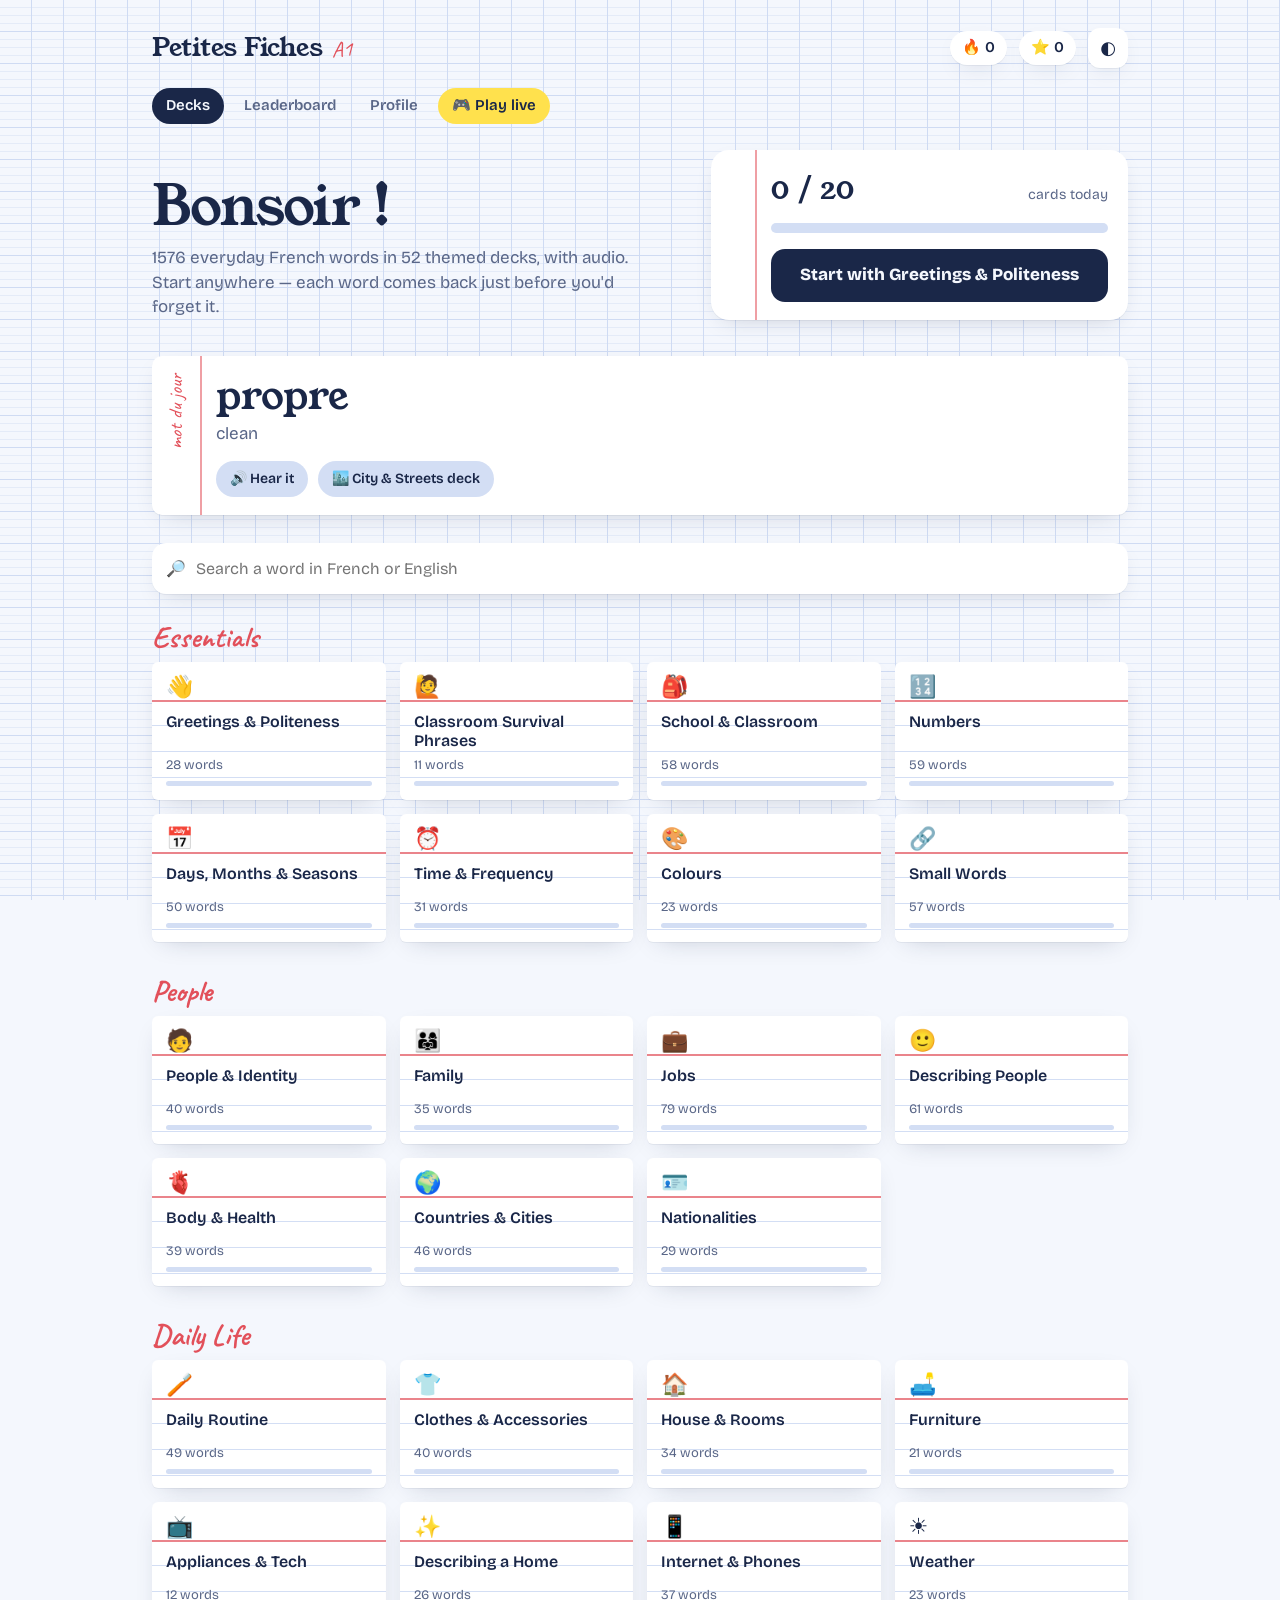
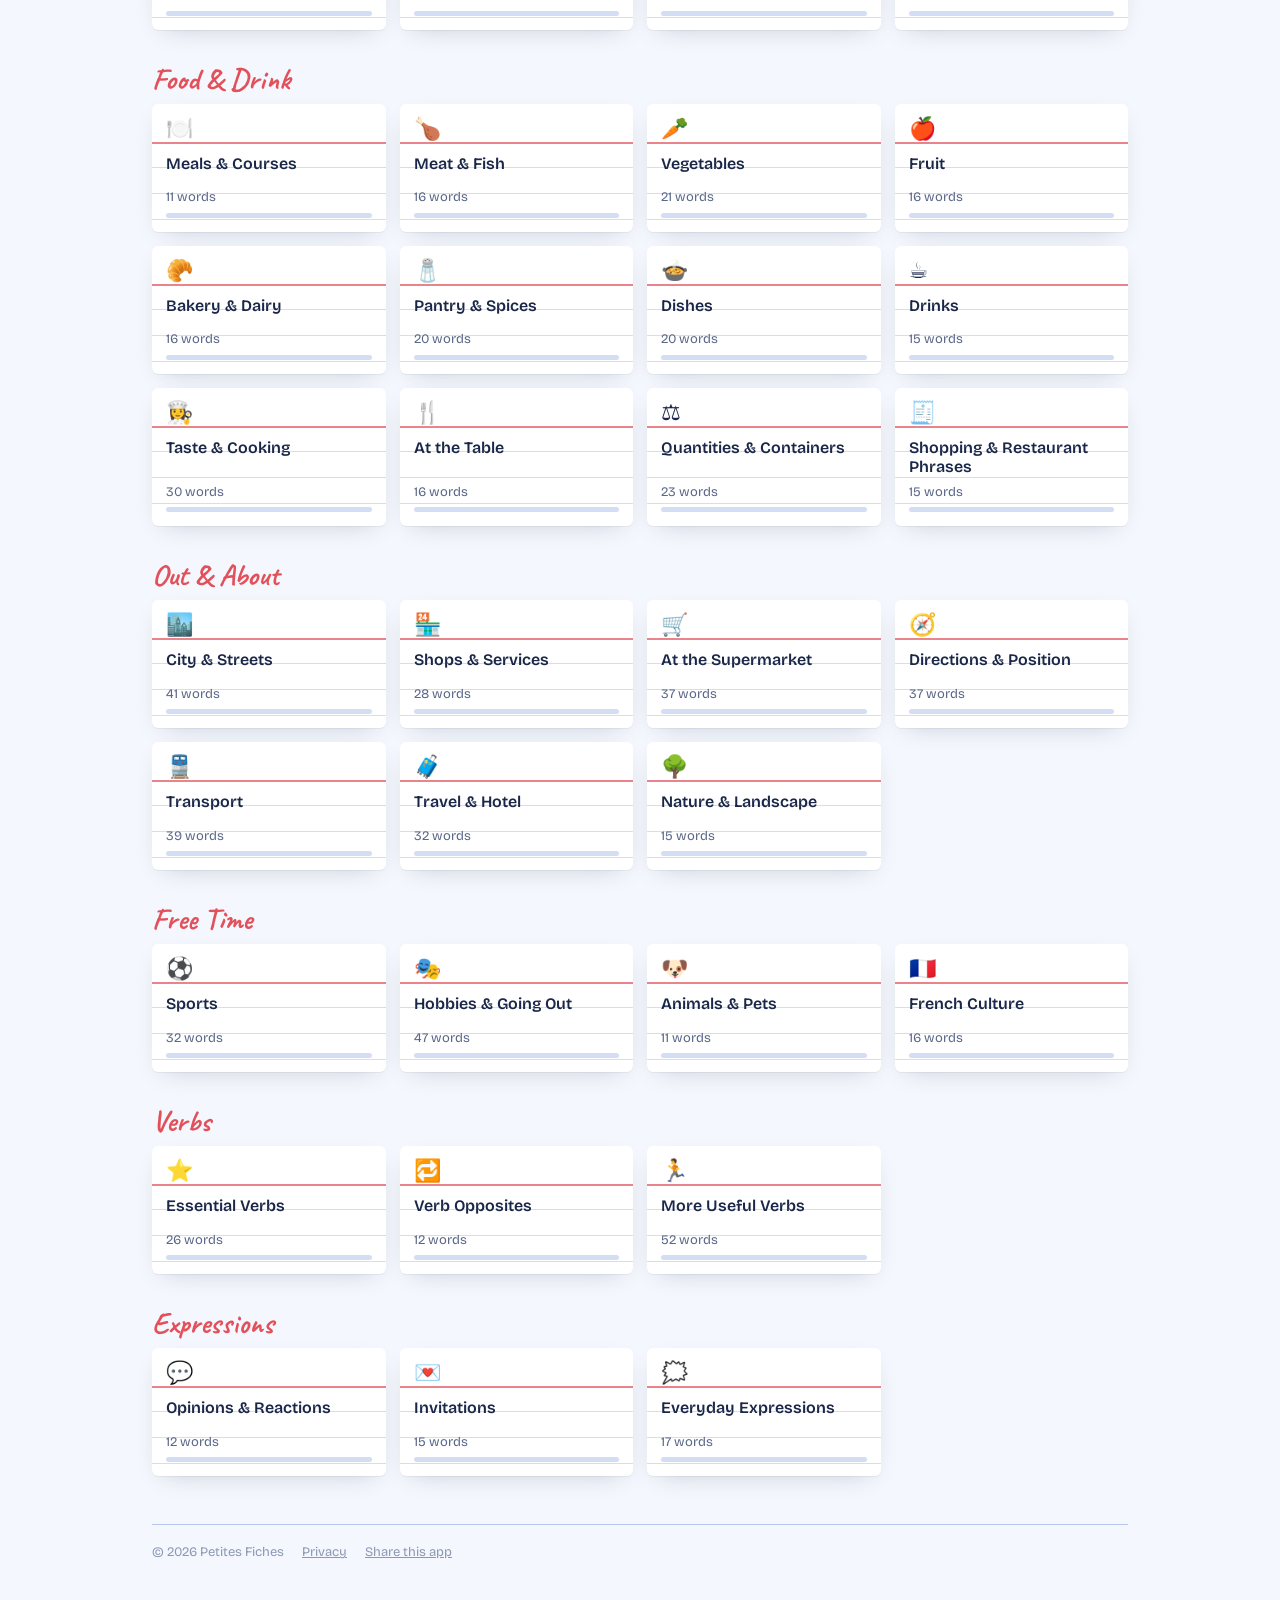
<file: index.html>
<!DOCTYPE html>
<html lang="en">
<head>
<meta charset="utf-8">
<meta name="viewport" content="width=device-width, initial-scale=1, viewport-fit=cover">
<title>Petites Fiches — Learn French vocabulary with flashcards</title>
<meta name="description" content="Free French flashcards for A1 learners: 1,500+ words in 52 themed decks, audio, spaced repetition, quizzes, a leaderboard and live quiz games with friends.">
<meta name="theme-color" content="#F4F7FD" media="(prefers-color-scheme: light)">
<meta name="theme-color" content="#0E1630" media="(prefers-color-scheme: dark)">
<meta property="og:type" content="website">
<meta property="og:title" content="Petites Fiches — French vocabulary flashcards">
<meta property="og:description" content="1,500+ A1 French words, audio, quizzes and live games with friends.">
<meta property="og:image" content="/icon-512.png">
<meta name="twitter:card" content="summary">
<link rel="icon" href="/icon.svg" type="image/svg+xml">
<link rel="apple-touch-icon" href="/icon-180.png">
<link rel="manifest" href="/manifest.webmanifest">
<meta name="apple-mobile-web-app-capable" content="yes">
<meta name="apple-mobile-web-app-title" content="Petites Fiches">
<link rel="preconnect" href="https://fonts.googleapis.com">
<link rel="preconnect" href="https://fonts.gstatic.com" crossorigin>
<link href="https://fonts.googleapis.com/css2?family=Bricolage+Grotesque:opsz,wght@12..96,400;12..96,600;12..96,800&family=Young+Serif&family=Caveat:wght@500;700&display=swap" rel="stylesheet">
<link rel="stylesheet" href="/app.css">
<script>try{var th=localStorage.getItem('petites-fiches-v1-theme');if(th)document.documentElement.dataset.theme=th;}catch(e){}</script>
</head>
<body>
<canvas id="confetti" aria-hidden="true"></canvas>
<main class="wrap" id="app">
  <noscript><p>Petites Fiches needs JavaScript turned on to run.</p></noscript>
  <p style="color:#5A6788">Loading your flashcards…</p>
</main>
<script src="/config.js"></script>
<script src="/supabase-2.117.2.min.js"></script>
<script src="/app.js"></script>
</body>
</html>
</file>
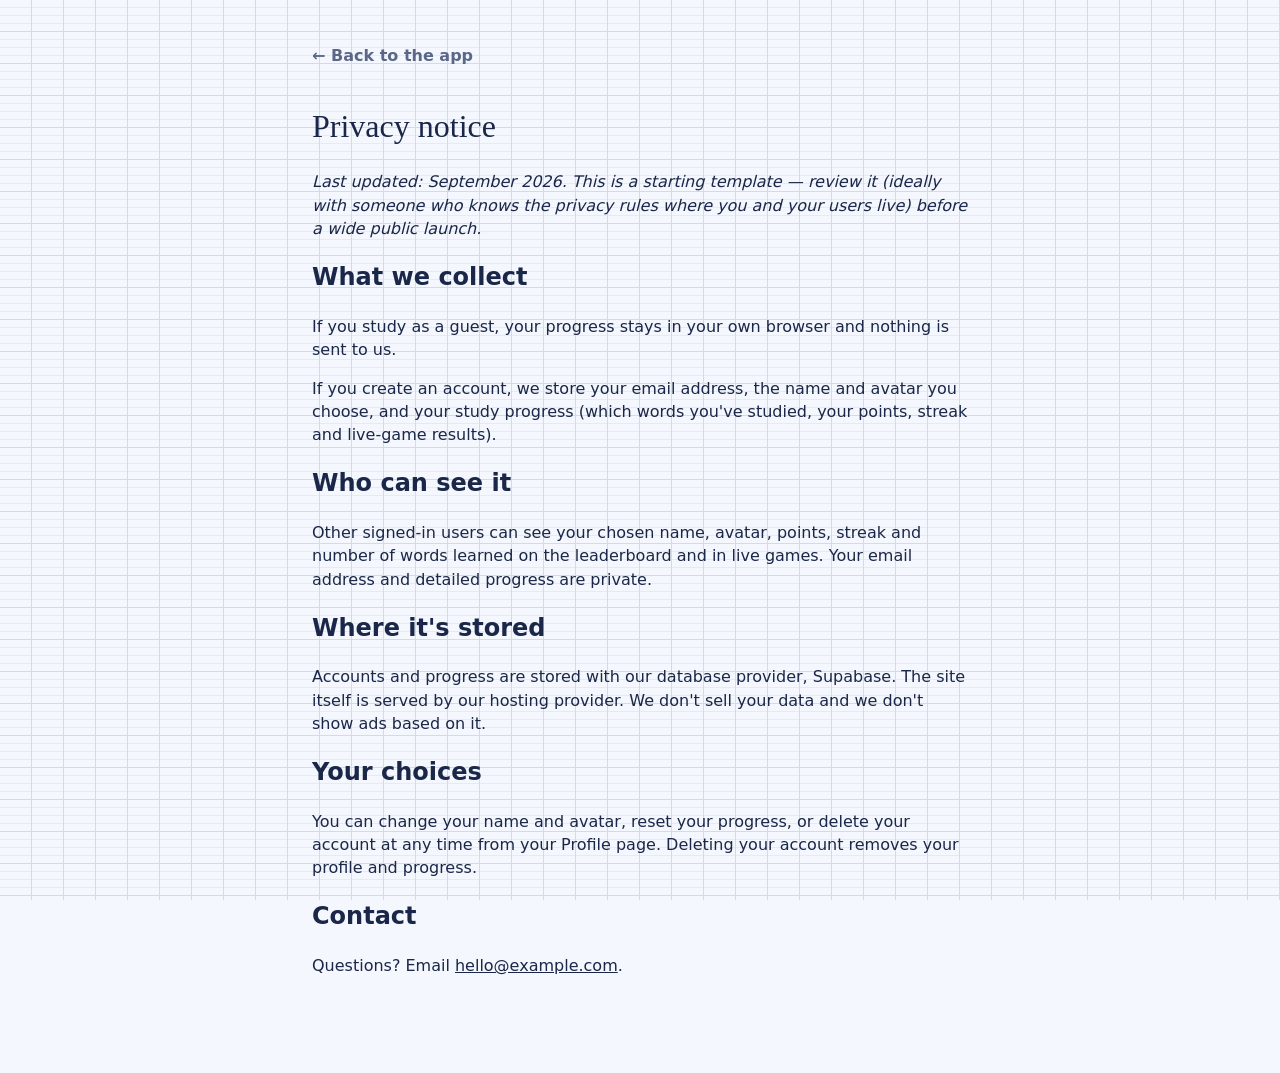
<file: privacy.html>
<!DOCTYPE html>
<html lang="en">
<head>
<meta charset="utf-8">
<meta name="viewport" content="width=device-width, initial-scale=1">
<title>Privacy notice — Petites Fiches</title>
<meta name="robots" content="noindex">
<link rel="icon" href="/icon.svg" type="image/svg+xml">
<link rel="stylesheet" href="/app.css">
</head>
<body>
<main class="wrap" style="max-width:720px">
<p><a class="back" href="/">← Back to the app</a></p>
<h1 style="font-family:var(--f-word);font-weight:400">Privacy notice</h1>
<p><em>Last updated: <span id="upd">September 2026</span>. This is a starting template — review it (ideally with someone who knows the privacy rules where you and your users live) before a wide public launch.</em></p>

<h2>What we collect</h2>
<p>If you study as a guest, your progress stays in your own browser and nothing is sent to us.</p>
<p>If you create an account, we store your email address, the name and avatar you choose, and your study progress (which words you've studied, your points, streak and live-game results).</p>

<h2>Who can see it</h2>
<p>Other signed-in users can see your chosen name, avatar, points, streak and number of words learned on the leaderboard and in live games. Your email address and detailed progress are private.</p>

<h2>Where it's stored</h2>
<p>Accounts and progress are stored with our database provider, Supabase. The site itself is served by our hosting provider. We don't sell your data and we don't show ads based on it.</p>

<h2>Your choices</h2>
<p>You can change your name and avatar, reset your progress, or delete your account at any time from your Profile page. Deleting your account removes your profile and progress.</p>

<h2>Contact</h2>
<p>Questions? Email <a id="mail" href="mailto:hello@example.com">hello@example.com</a>.</p>
</main>
<script src="/config.js"></script>
<script>
  (function(){ var c=window.APP_CONFIG||{}; if(c.contactEmail){ var m=document.getElementById('mail'); m.href='mailto:'+c.contactEmail; m.textContent=c.contactEmail; }
  if(c.appName){ document.title='Privacy notice — '+c.appName; } })();
</script>
</body>
</html>
</file>
<file: app.css>
:root{
  --paper:#F4F7FD; --line:#D3DEF4; --line-strong:#B7C8EC; --bg-fine:#E4EBF8; --bg-bold:#CFDBF3; --margin:#E2505A;
  --card:#FFFFFF; --ink:#1A2748; --ink-soft:#5A6788; --ink-faint:#8D98B4;
  --masc:#2447C4; --fem:#D5344C; --plur:#7449C4; --good:#16895E; --good-bg:#DDF3E9; --bad-bg:#FBE1E5;
  --hl:#FFE14D; --hl-ink:#1A2748; --shadow:0 1px 0 rgba(26,39,72,.06), 0 8px 24px -12px rgba(26,39,72,.25);
  --f-ui:"Bricolage Grotesque", ui-sans-serif, system-ui, -apple-system, "Segoe UI", sans-serif;
  --f-word:"Young Serif", Georgia, "Times New Roman", serif;
  --f-hand:"Caveat", "Segoe Print", "Bradley Hand", cursive;
  box-sizing:border-box; padding-top:env(safe-area-inset-top,0px); padding-bottom:env(safe-area-inset-bottom,0px);
  color-scheme:light;
}
@media (prefers-color-scheme: dark){
  :root:not([data-theme="light"]){
    --paper:#0E1630; --line:#18234A; --line-strong:#223063; --bg-fine:#131C3A; --bg-bold:#1A2550; --margin:#FF6B74;
    --card:#16213F; --ink:#E7ECFA; --ink-soft:#A9B4D3; --ink-faint:#6F7CA3;
    --masc:#86A3FF; --fem:#FF8597; --plur:#BFA3FF; --good:#4CD39A; --good-bg:#15392F; --bad-bg:#43202A;
    --hl:#F2D33D; --hl-ink:#1A2748; --shadow:0 10px 30px -14px rgba(0,0,0,.7); color-scheme:dark;
  }
}
:root[data-theme="dark"]{
  --paper:#0E1630; --line:#18234A; --line-strong:#223063; --bg-fine:#131C3A; --bg-bold:#1A2550; --margin:#FF6B74;
  --card:#16213F; --ink:#E7ECFA; --ink-soft:#A9B4D3; --ink-faint:#6F7CA3;
  --masc:#86A3FF; --fem:#FF8597; --plur:#BFA3FF; --good:#4CD39A; --good-bg:#15392F; --bad-bg:#43202A;
  --hl:#F2D33D; --hl-ink:#1A2748; --shadow:0 10px 30px -14px rgba(0,0,0,.7); color-scheme:dark;
}
*,*::before,*::after{box-sizing:inherit}
html{scroll-padding-top:env(safe-area-inset-top,0px)}
body{
  margin:0; font-family:var(--f-ui); color:var(--ink); background-color:var(--paper);
  /* Seyès ruling: the grid on every French school notebook */
  background-image:
    linear-gradient(90deg, transparent 0, transparent calc(100% - 1px), var(--bg-bold) calc(100% - 1px)),
    repeating-linear-gradient(0deg, var(--bg-bold) 0 1px, transparent 1px 32px),
    repeating-linear-gradient(0deg, var(--bg-fine) 0 1px, transparent 1px 8px);
  background-size:32px 32px, 100% 32px, 100% 8px;
  background-attachment:fixed; min-height:100vh; line-height:1.45; -webkit-font-smoothing:antialiased;
}
button{font:inherit;color:inherit;cursor:pointer}
:focus-visible{outline:3px solid var(--masc);outline-offset:2px;border-radius:6px}
a{color:inherit}
.wrap{max-width:1040px;margin:0 auto;padding:20px 20px 64px}
@media (min-width:720px){.wrap{padding:28px 32px 80px}}

/* ---------- Top bar ---------- */
.top{display:flex;align-items:center;gap:12px;margin-bottom:28px}
.brand{display:flex;align-items:baseline;gap:10px;text-decoration:none}
.brand b{font-family:var(--f-word);font-weight:400;font-size:26px;letter-spacing:-.01em;white-space:nowrap}
@media (max-width:420px){.brand b{font-size:21px}.top{gap:8px}.pill{padding:6px 9px;font-size:14px}}
.brand span{font-family:var(--f-hand);font-size:22px;color:var(--margin);transform:rotate(-3deg);display:inline-block}
.top .spacer{flex:1}
.pill{display:inline-flex;align-items:center;gap:6px;padding:6px 12px;border-radius:999px;background:var(--card);box-shadow:var(--shadow);font-weight:600;font-size:15px;white-space:nowrap}
.icon-btn{border:0;background:var(--card);box-shadow:var(--shadow);width:40px;height:40px;border-radius:12px;display:grid;place-items:center;font-size:18px}

/* ---------- Home ---------- */
.hello{display:grid;gap:18px;margin-bottom:36px}
@media (min-width:820px){.hello{grid-template-columns:1.3fr 1fr;align-items:end}}
.hello h1{font-family:var(--f-word);font-weight:400;font-size:clamp(34px,6vw,56px);line-height:1.05;margin:0;letter-spacing:-.02em}
.hello p{margin:10px 0 0;color:var(--ink-soft);font-size:17px;max-width:46ch}
.today{background:var(--card);border-radius:18px;box-shadow:var(--shadow);padding:18px 20px;position:relative;overflow:hidden}
.today::before{content:"";position:absolute;left:44px;top:0;bottom:0;width:2px;background:var(--margin);opacity:.55}
.today .row{display:flex;justify-content:space-between;align-items:baseline;padding-left:40px}
.today .big{font-family:var(--f-word);font-size:30px}
.today small{color:var(--ink-soft);font-size:14px}
.goal{height:10px;border-radius:99px;background:var(--line);margin:12px 0 16px 40px;overflow:hidden}
.goal i{display:block;height:100%;background:var(--hl);border-radius:99px;transition:width .5s}
.cta{display:flex;align-items:center;justify-content:center;gap:10px;width:100%;border:0;border-radius:14px;padding:14px 18px;font-weight:800;font-size:17px;background:var(--ink);color:var(--paper);text-decoration:none}
.cta:disabled{opacity:.45;cursor:default}
.cta.alt{background:var(--hl);color:var(--hl-ink)}
.today .cta{margin-left:40px;width:calc(100% - 40px)}

.search{display:flex;gap:10px;align-items:center;background:var(--card);border-radius:14px;box-shadow:var(--shadow);padding:4px 6px 4px 14px;margin-bottom:28px}
.search input{flex:1;border:0;background:transparent;font:inherit;font-size:16px;color:var(--ink);padding:10px 0;min-width:0}
.search input:focus{outline:none}
.search:focus-within{outline:3px solid var(--masc);outline-offset:2px}
.results{margin:-14px 0 28px}

.group{margin-bottom:34px}
.group h2{font-family:var(--f-hand);font-weight:700;font-size:30px;color:var(--margin);margin:0 0 10px;line-height:1}
.grid{display:grid;grid-template-columns:repeat(2,minmax(0,1fr));gap:14px}
@media (min-width:640px){.grid{grid-template-columns:repeat(3,minmax(0,1fr))}}
@media (min-width:920px){.grid{grid-template-columns:repeat(4,minmax(0,1fr))}}
/* Category tile = a "fiche bristol" index card: red header rule, blue lines */
.fiche{position:relative;display:flex;flex-direction:column;gap:6px;text-align:left;border:0;padding:14px 14px 14px;min-height:128px;border-radius:6px;text-decoration:none;
  background:var(--card) repeating-linear-gradient(180deg, transparent 0 25px, var(--line) 25px 26px) 0 38px/100% calc(100% - 38px) no-repeat;
  box-shadow:var(--shadow);transition:transform .15s ease}
.fiche::before{content:"";position:absolute;left:0;right:0;top:38px;height:2px;background:var(--margin);opacity:.7}
.fiche:hover{transform:translateY(-2px) rotate(-.4deg)}
.fiche .em{font-size:22px;line-height:1;height:24px}
.fiche .nm{font-weight:600;font-size:16px;line-height:1.2;margin-top:6px}
.fiche .ct{font-size:13px;color:var(--ink-soft);margin-top:auto}
.bar{height:5px;border-radius:9px;background:var(--line);overflow:hidden;display:flex}
.bar i{display:block;height:100%}
.bar .m{background:var(--good)} .bar .l{background:var(--hl)}
.due{position:absolute;top:10px;right:10px;background:var(--hl);color:var(--hl-ink);font-size:12px;font-weight:800;padding:2px 8px;border-radius:99px}

/* ---------- Deck page ---------- */
.back{display:inline-flex;align-items:center;gap:6px;text-decoration:none;font-weight:600;color:var(--ink-soft);margin-bottom:14px}
.deckhead{display:flex;gap:16px;align-items:center;margin-bottom:22px;flex-wrap:wrap}
.deckhead .em{font-size:44px}
.deckhead h1{font-family:var(--f-word);font-weight:400;font-size:clamp(30px,5vw,44px);margin:0;line-height:1.05}
.deckhead p{margin:4px 0 0;color:var(--ink-soft)}
.modes{display:grid;grid-template-columns:repeat(auto-fit,minmax(200px,1fr));gap:12px;margin-bottom:28px}
.mode{border:0;background:var(--card);box-shadow:var(--shadow);border-radius:14px;padding:16px 18px;text-align:left;display:flex;gap:14px;align-items:center;text-decoration:none}
.mode b{display:block;font-size:17px}
.mode span{color:var(--ink-soft);font-size:14px}
.mode .ic{font-size:26px}
.legend{display:flex;gap:14px;flex-wrap:wrap;font-size:14px;color:var(--ink-soft);margin:0 0 12px}
.legend i{display:inline-block;width:10px;height:10px;border-radius:50%;margin-right:6px;vertical-align:0}
.list{background:var(--card);border-radius:14px;box-shadow:var(--shadow);overflow:hidden}
.item{display:grid;grid-template-columns:36px 1fr auto;gap:10px;align-items:center;padding:10px 14px;border-top:1px solid var(--line)}
.item:first-child{border-top:0}
.item .fr{font-family:var(--f-word);font-size:18px;line-height:1.25}
.item .en{color:var(--ink-soft);font-size:14px}
.say{border:0;background:transparent;width:36px;height:36px;border-radius:10px;font-size:18px}
.say:hover{background:var(--line)}
.dot{width:10px;height:10px;border-radius:50%;background:var(--line-strong)}
.dot.s1,.dot.s2,.dot.s3{background:var(--hl)} .dot.s4,.dot.s5{background:var(--good)}
.g-m{color:var(--masc)} .g-f{color:var(--fem)} .g-pl,.g-mpl,.g-fpl{color:var(--plur)}
.tag{font-family:var(--f-ui);font-size:12px;font-weight:600;padding:1px 7px;border-radius:99px;border:1.5px solid currentColor;margin-left:8px;vertical-align:3px;white-space:nowrap}

/* ---------- Study ---------- */
.study{max-width:620px;margin:0 auto}
.studybar{display:flex;align-items:center;gap:12px;margin-bottom:18px}
.progress{flex:1;height:10px;background:var(--card);border-radius:99px;overflow:hidden;box-shadow:inset 0 0 0 1px var(--line-strong)}
.progress i{display:block;height:100%;background:var(--good);transition:width .35s}
.toggle{display:inline-flex;background:var(--card);border-radius:10px;box-shadow:var(--shadow);padding:3px}
.toggle button{border:0;background:transparent;padding:6px 10px;border-radius:8px;font-size:13px;font-weight:600;color:var(--ink-soft)}
.toggle button[aria-pressed="true"]{background:var(--ink);color:var(--paper)}
.stage{perspective:1400px;margin-bottom:18px}
.card{position:relative;width:100%;aspect-ratio:5/3.4;min-height:260px;transform-style:preserve-3d;transition:transform .55s cubic-bezier(.3,.7,.2,1);cursor:pointer;border:0;padding:0;background:transparent;text-align:left}
.card.flipped{transform:rotateY(180deg)}
.face{position:absolute;inset:0;backface-visibility:hidden;-webkit-backface-visibility:hidden;border-radius:10px;box-shadow:var(--shadow);
  background:var(--card) repeating-linear-gradient(180deg, transparent 0 31px, var(--line) 31px 32px) 0 64px/100% calc(100% - 64px) no-repeat;
  display:flex;flex-direction:column;padding:18px 22px 20px 22px;overflow:hidden}
.face::before{content:"";position:absolute;left:0;right:0;top:62px;height:2px;background:var(--margin);opacity:.7}
.face.backside{transform:rotateY(180deg)}
.face .meta{display:flex;justify-content:space-between;align-items:center;height:30px;font-size:14px;color:var(--ink-soft)}
.face .main{flex:1;display:flex;flex-direction:column;justify-content:center;align-items:center;text-align:center;gap:8px;padding:10px 4px}
.face .word{font-family:var(--f-word);font-size:clamp(28px,6.5vw,46px);line-height:1.12;letter-spacing:-.01em;overflow-wrap:anywhere}
.face .word.long{font-size:clamp(22px,4.6vw,32px)}
.face .pron{font-family:var(--f-hand);font-size:24px;color:var(--ink-soft)}
.face .note{font-family:var(--f-hand);font-size:24px;line-height:1.1;color:var(--margin);max-width:34ch}
.face .sub{font-family:var(--f-word);font-size:18px;color:var(--ink-soft)}
.face .hint{font-size:13px;color:var(--ink-faint)}
.answer{display:grid;grid-template-columns:1fr 1fr;gap:12px}
.answer button{border:0;border-radius:14px;padding:16px 10px;font-weight:800;font-size:17px;box-shadow:var(--shadow)}
.again{background:var(--card)} .gotit{background:var(--good);color:#fff}
.kbd{font-size:12px;color:var(--ink-faint);text-align:center;margin-top:14px}
@media (hover:none){.kbd{display:none}}
.opts{display:grid;gap:10px}
.opt{border:0;background:var(--card);box-shadow:var(--shadow);border-radius:14px;padding:15px 18px;text-align:left;font-size:17px;font-weight:600;display:flex;gap:12px;align-items:center}
.opt .k{display:inline-grid;place-items:center;width:26px;height:26px;border-radius:8px;background:var(--line);font-size:13px;flex:none}
.opt.right{background:var(--good-bg);box-shadow:inset 0 0 0 2px var(--good)}
.opt.wrong{background:var(--bad-bg);box-shadow:inset 0 0 0 2px var(--fem)}
.opt:disabled{cursor:default}
.qcard{background:var(--card);border-radius:10px;box-shadow:var(--shadow);padding:26px 20px;text-align:center;margin-bottom:16px;position:relative}
.qcard .word{font-family:var(--f-word);font-size:clamp(28px,6vw,42px);line-height:1.15}
.next{margin-top:14px}

/* ---------- Done ---------- */
.done{text-align:center;max-width:520px;margin:30px auto 0}
.done h1{font-family:var(--f-word);font-weight:400;font-size:clamp(38px,8vw,60px);margin:0 0 8px;line-height:1}
.done .scrawl{font-family:var(--f-hand);font-size:30px;color:var(--margin);transform:rotate(-4deg);display:inline-block;margin-bottom:18px}
.stats{display:grid;grid-template-columns:repeat(3,1fr);gap:10px;margin:22px 0}
.stat{background:var(--card);border-radius:14px;box-shadow:var(--shadow);padding:14px 8px}
.stat b{display:block;font-family:var(--f-word);font-size:28px;font-weight:400}
.stat span{font-size:13px;color:var(--ink-soft)}
.btns{display:grid;gap:10px}
.empty{background:var(--card);border-radius:14px;box-shadow:var(--shadow);padding:28px;text-align:center}
.empty p{color:var(--ink-soft)}
#confetti{position:fixed;inset:0;pointer-events:none;z-index:50}
.toast{position:fixed;left:50%;bottom:calc(20px + env(safe-area-inset-bottom,0px));transform:translateX(-50%);background:var(--ink);color:var(--paper);padding:10px 16px;border-radius:12px;font-weight:600;z-index:60;box-shadow:var(--shadow)}
.foot{margin-top:40px;font-size:13px;color:var(--ink-faint);display:flex;gap:16px;flex-wrap:wrap}
.linkbtn{border:0;background:none;padding:0;text-decoration:underline;color:var(--ink-faint);font-size:13px}
@media (prefers-reduced-motion:reduce){
  .card{transition:none} .fiche{transition:none} .fiche:hover{transform:none}
  .card.flipped{transform:none} .card.flipped .face.front{visibility:hidden} .card.flipped .face.backside{transform:none}
}

/* ---------- v2: account, word of the day, profile, leaderboard, live game ---------- */
.nav{display:flex;gap:6px;flex-wrap:wrap;margin:-8px 0 26px}
.nav a{text-decoration:none;font-weight:600;font-size:15px;padding:7px 14px;border-radius:99px;color:var(--ink-soft);background:transparent}
.nav a[aria-current="page"]{background:var(--ink);color:var(--paper)}
.nav a.live{background:var(--hl);color:var(--hl-ink)}
.avatar{width:36px;height:36px;border-radius:50%;flex:none;display:inline-grid;place-items:center;font-size:20px;line-height:1;background:var(--line)}
.avatar.lg{width:72px;height:72px;font-size:40px}
.me-btn{border:0;background:var(--card);box-shadow:var(--shadow);border-radius:99px;padding:2px;display:grid;place-items:center;text-decoration:none}
.me-btn .avatar{width:36px;height:36px}
.wotd{position:relative;background:var(--card);border-radius:10px;box-shadow:var(--shadow);padding:18px 20px 18px 64px;margin-bottom:28px;overflow:hidden}
.wotd::before{content:"";position:absolute;left:48px;top:0;bottom:0;width:2px;background:var(--margin);opacity:.55}
.wotd .lbl{position:absolute;left:14px;top:18px;writing-mode:vertical-rl;transform:rotate(180deg);font-family:var(--f-hand);font-size:20px;color:var(--margin);line-height:1}
.wotd .w{font-family:var(--f-word);font-size:clamp(28px,5vw,40px);line-height:1.1;margin:0}
.wotd .m{color:var(--ink-soft);font-size:17px;margin:4px 0 0}
.wotd .n{font-family:var(--f-hand);font-size:22px;color:var(--margin);margin:6px 0 0;line-height:1.1}
.wotd .acts{display:flex;gap:10px;margin-top:14px;flex-wrap:wrap}
.chip-btn{border:0;background:var(--line);color:var(--ink);border-radius:99px;padding:8px 14px;font-weight:600;font-size:14px;text-decoration:none}
.account-note{font-size:14px;color:var(--ink-soft);margin:6px 0 0}
.sync{font-size:13px;color:var(--ink-faint)}
.panel{background:var(--card);border-radius:14px;box-shadow:var(--shadow);padding:20px}
.panel h2{font-family:var(--f-word);font-weight:400;font-size:26px;margin:0 0 6px}
.panel p{color:var(--ink-soft);margin:0 0 14px}
.two{display:grid;gap:16px}
@media (min-width:760px){.two{grid-template-columns:1fr 1fr}}
.field{display:grid;gap:6px;margin-bottom:12px;font-weight:600;font-size:14px}
.field select,.field input{font:inherit;font-size:16px;padding:11px 12px;border-radius:10px;border:1.5px solid var(--line-strong);background:var(--paper);color:var(--ink)}
.code-in{text-transform:uppercase;letter-spacing:.3em;font-size:26px!important;text-align:center;font-weight:800}
.err{color:var(--fem);font-weight:600;font-size:14px;min-height:20px;margin:6px 0 0}
.profile-head{display:flex;gap:18px;align-items:center;margin-bottom:22px}
.profile-head h1{font-family:var(--f-word);font-weight:400;font-size:clamp(30px,5vw,44px);margin:0;line-height:1.05}
.statgrid .stat{padding:14px 16px}
.statgrid{display:grid;grid-template-columns:repeat(2,1fr);gap:10px;margin-bottom:24px}
@media (min-width:700px){.statgrid{grid-template-columns:repeat(4,1fr)}}
.goalpick{display:flex;gap:8px;flex-wrap:wrap}
.goalpick button{border:0;border-radius:10px;padding:8px 14px;font-weight:700;background:var(--line)}
.goalpick button[aria-pressed="true"]{background:var(--ink);color:var(--paper)}
.gprog{display:grid;grid-template-columns:140px 1fr 56px;gap:12px;align-items:center;padding:8px 0;font-size:15px}
.gprog .bar{height:8px}
.board{background:var(--card);border-radius:14px;box-shadow:var(--shadow);overflow:hidden}
.brow{display:grid;grid-template-columns:40px 40px 1fr auto;gap:12px;align-items:center;padding:12px 16px;border-top:1px solid var(--line)}
.brow:first-child{border-top:0}
.brow.me{background:color-mix(in srgb, var(--hl) 22%, var(--card))}
.brow .rk{font-family:var(--f-word);font-size:22px;text-align:center}
.brow .nm{font-weight:700;overflow:hidden;text-overflow:ellipsis;white-space:nowrap}
.brow .sub{font-size:13px;color:var(--ink-soft);font-weight:400}
.brow .pts{font-family:var(--f-word);font-size:22px}
/* live game */
.bigcode{font-family:var(--f-word);font-size:clamp(54px,14vw,96px);letter-spacing:.12em;line-height:1;text-align:center;margin:8px 0}
.lobby-players{display:flex;flex-wrap:wrap;gap:10px;justify-content:center;margin:18px 0}
.pchip{display:flex;align-items:center;gap:8px;background:var(--card);box-shadow:var(--shadow);border-radius:99px;padding:4px 14px 4px 4px;font-weight:700}
.pchip .avatar{width:30px;height:30px}
.timer{height:12px;border-radius:99px;background:var(--line);overflow:hidden;margin:10px 0 16px}
.timer i{display:block;height:100%;background:var(--hl);transition:width .25s linear}
.kgrid{display:grid;grid-template-columns:1fr 1fr;gap:10px}
.kopt{border:0;border-radius:14px;padding:18px 14px;min-height:92px;font-weight:800;font-size:18px;color:#fff;text-align:left;display:flex;gap:10px;align-items:center;box-shadow:var(--shadow)}
.kopt .shape{font-size:22px;flex:none}
.k0{background:#2447C4}.k1{background:#D5344C}.k2{background:#B8860B}.k3{background:#16895E}
.kopt[disabled]{opacity:.35;cursor:default}
.kopt.pick{opacity:1;outline:4px solid var(--ink);outline-offset:2px}
.kopt.correct{opacity:1}
.center{text-align:center}
.result-big{font-family:var(--f-word);font-size:clamp(40px,9vw,64px);line-height:1;margin:10px 0}
.podium{display:grid;grid-template-columns:1fr 1fr 1fr;gap:10px;align-items:end;margin:24px 0}
.pod{background:var(--card);box-shadow:var(--shadow);border-radius:12px 12px 4px 4px;padding:12px 8px;text-align:center}
.pod .avatar{width:48px;height:48px}
.pod b{display:block;margin-top:6px;overflow:hidden;text-overflow:ellipsis;white-space:nowrap}
.pod .p1{min-height:160px}
.pod.first{min-height:170px;border-top:6px solid var(--hl)} .pod.second{min-height:135px;border-top:6px solid var(--line-strong)} .pod.third{min-height:110px;border-top:6px solid var(--margin)}

/* ---------- website additions ---------- */
.login-btn{border:0;background:var(--ink);color:var(--paper);border-radius:99px;padding:9px 16px;font-weight:700;text-decoration:none;white-space:nowrap}
.auth{max-width:440px;margin:10px auto 0}
.auth h1{font-family:var(--f-word);font-weight:400;font-size:clamp(32px,6vw,44px);margin:0 0 6px;line-height:1.05}
.auth .lead{color:var(--ink-soft);margin:0 0 20px}
.auth .panel{padding:22px}
.auth .alt-link{text-align:center;margin:16px 0 0;color:var(--ink-soft);font-size:15px}
.auth .alt-link a{font-weight:700;color:var(--ink)}
.divider{display:flex;align-items:center;gap:10px;color:var(--ink-faint);font-size:13px;margin:16px 0}
.divider::before,.divider::after{content:"";flex:1;height:1px;background:var(--line-strong)}
.google{display:flex;align-items:center;justify-content:center;gap:10px;width:100%;border:1.5px solid var(--line-strong);background:var(--card);border-radius:14px;padding:12px;font-weight:700;font-size:16px}
.ok{color:var(--good);font-weight:600;font-size:14px;min-height:20px;margin:6px 0 0}
.banner{background:var(--hl);color:var(--hl-ink);border-radius:12px;padding:12px 16px;margin:0 0 22px;font-weight:600;font-size:15px}
.banner a{color:inherit}
.emoji-pick{display:flex;flex-wrap:wrap;gap:6px}
.emoji-pick button{border:0;width:44px;height:44px;border-radius:12px;background:var(--line);font-size:22px}
.emoji-pick button[aria-pressed="true"]{outline:3px solid var(--ink);outline-offset:1px;background:var(--card)}
.danger{border:0;background:transparent;color:var(--fem);font-weight:700;padding:0;text-decoration:underline}
.gate{max-width:520px;margin:10px auto;text-align:center}
.gate .panel p{margin-bottom:18px}
.sitefoot{margin-top:48px;padding-top:18px;border-top:1px solid var(--line-strong);font-size:13px;color:var(--ink-faint);display:flex;gap:18px;flex-wrap:wrap}
.sitefoot a{color:inherit}
.share-row{display:flex;gap:10px;flex-wrap:wrap;justify-content:center;margin-top:6px}
.nav{flex-wrap:nowrap;overflow-x:auto;scrollbar-width:none}
.nav::-webkit-scrollbar{display:none}
.nav a{white-space:nowrap}
@media (max-width:460px){
  .top{gap:6px}.brand b{font-size:20px}.brand span{display:none}
  .pill{padding:5px 9px;font-size:13px}.icon-btn{width:34px;height:34px;font-size:16px}
  .me-btn .avatar{width:34px;height:34px}.login-btn{padding:8px 12px;font-size:14px}
}
</file>
